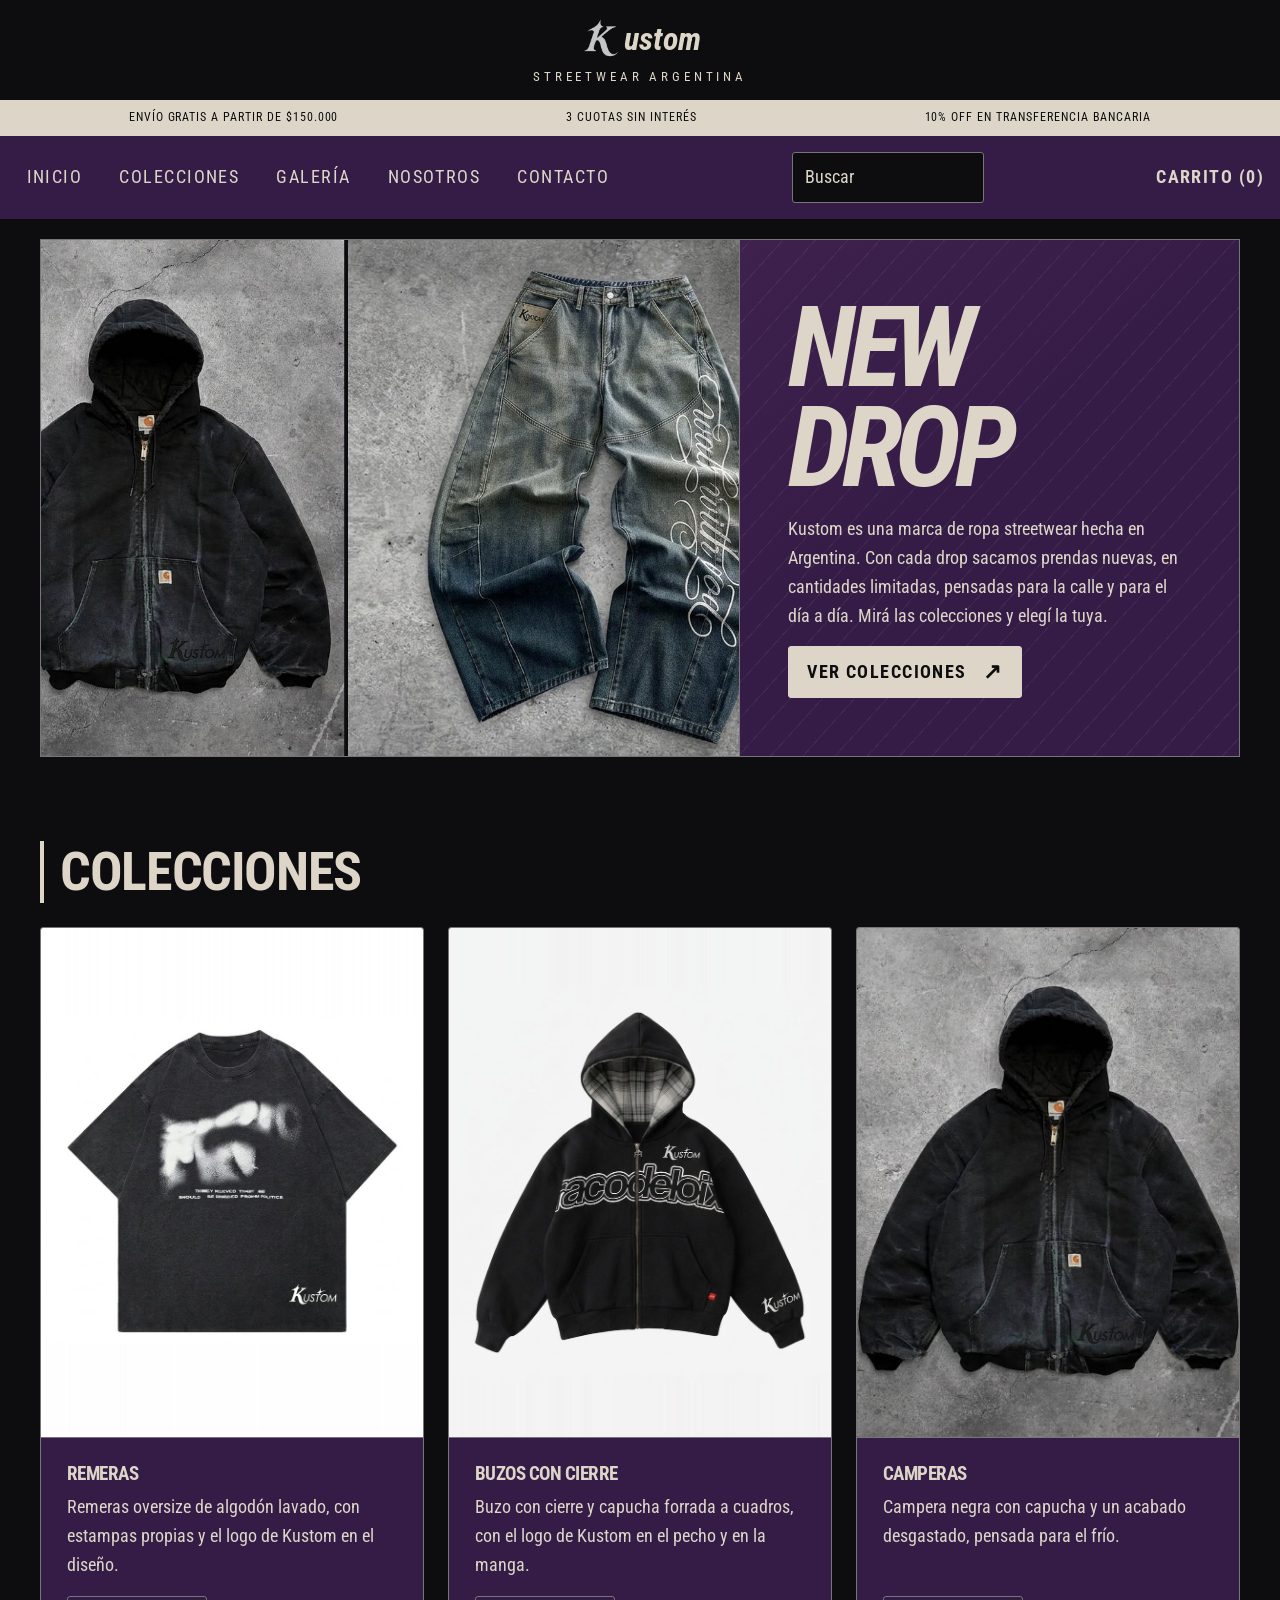
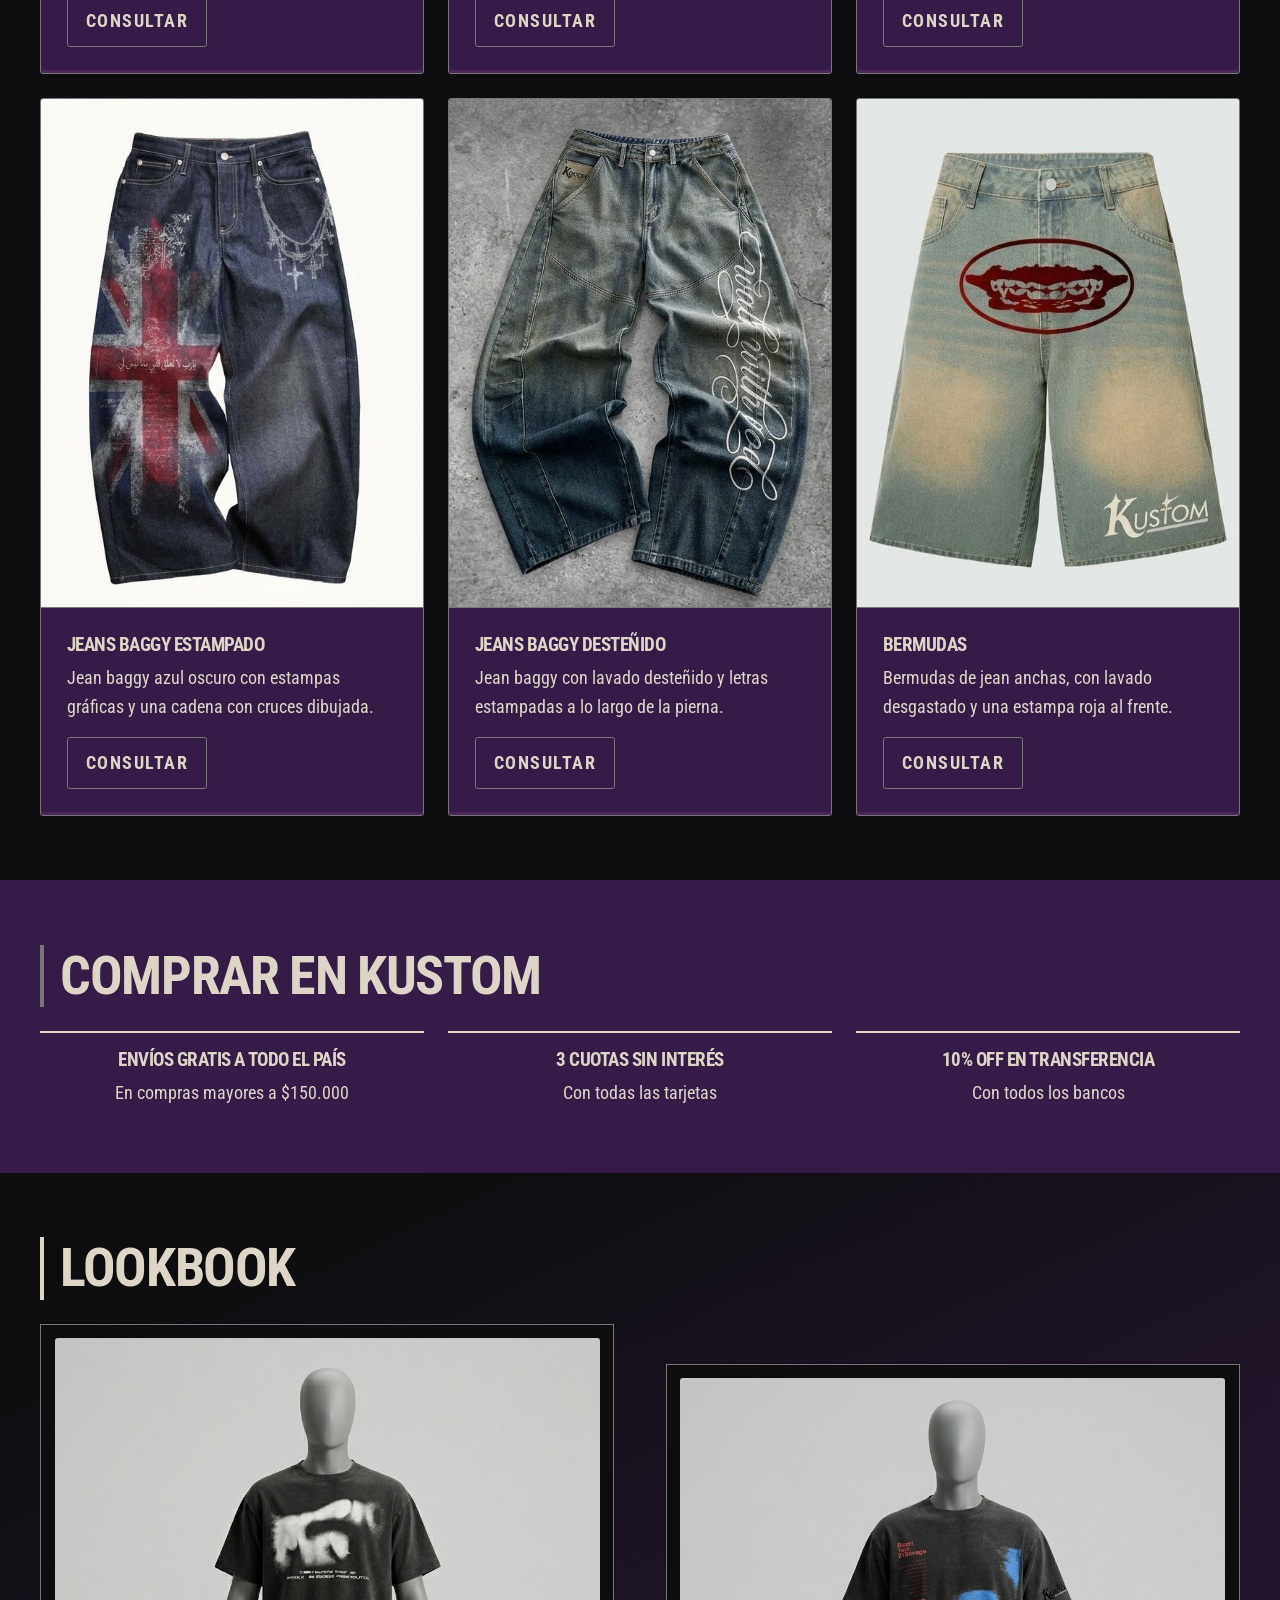
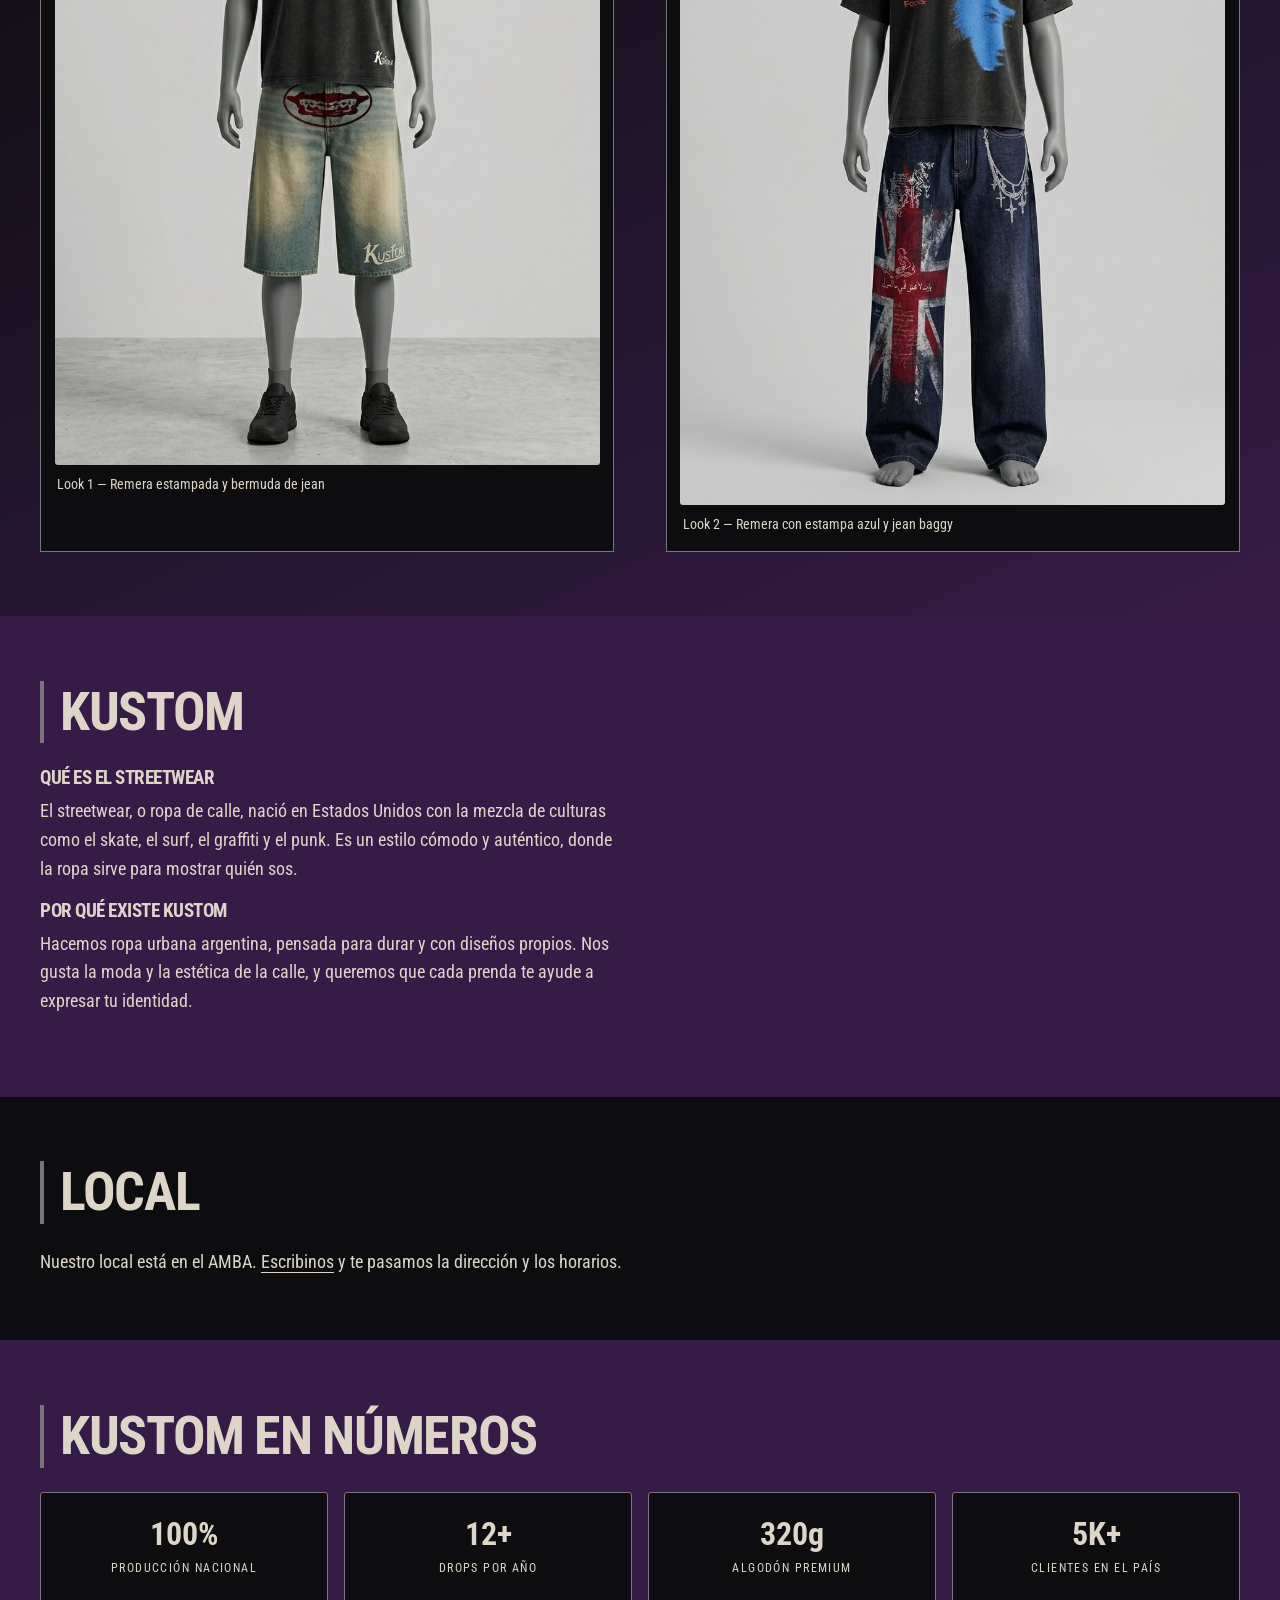
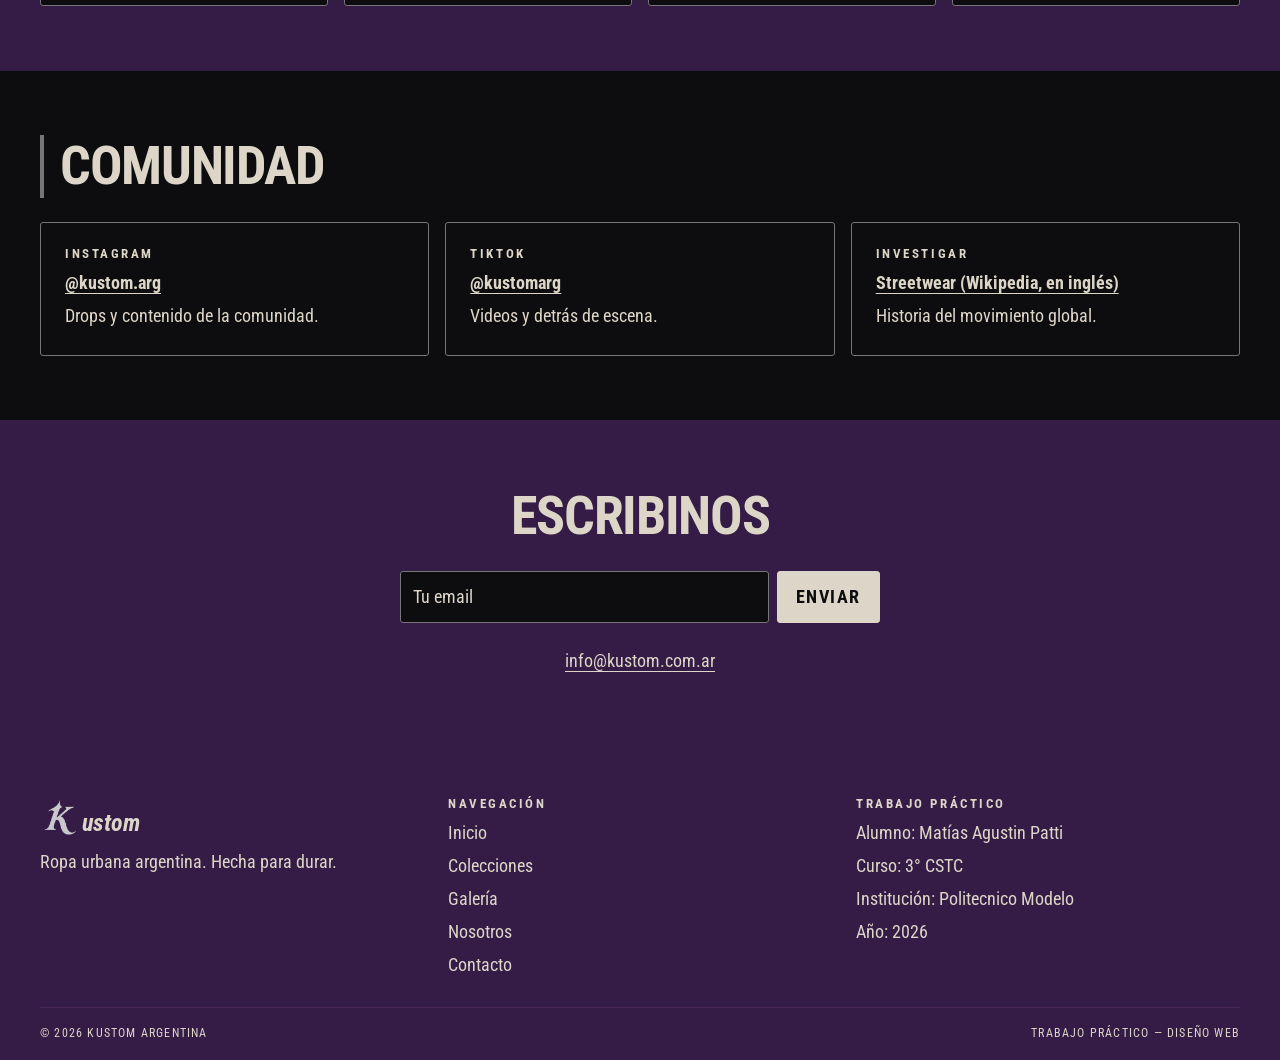
<file: index.html>
<!DOCTYPE html>
<html lang="es">
<head>
  <meta charset="UTF-8">
  <meta name="viewport" content="width=device-width, initial-scale=1.0">
  <meta name="description" content="Kustom: marca argentina de ropa streetwear. Ropa urbana hecha para durar.">
  <title>Kustom | Streetwear Argentina</title>

  <!-- Tipografía de la marca: Roboto Condensed -->
  <link rel="preconnect" href="https://fonts.googleapis.com">
  <link rel="preconnect" href="https://fonts.gstatic.com" crossorigin>
  <link href="https://fonts.googleapis.com/css2?family=Roboto+Condensed:ital,wght@0,300;0,400;0,700;1,700&display=swap" rel="stylesheet">

  <!-- Hoja de estilos -->
  <link rel="stylesheet" href="styles.css">
</head>
<body>

  <header class="encabezado">
    <div class="encabezado__marca">
      <!-- Logo: la "K" modificada (imagen) + el resto del nombre en itálica -->
      <a class="logo" href="#inicio" aria-label="Kustom, ir al inicio">
        <img class="logo__imagen" src="img/logo-kustom.png" alt="K de Kustom" width="70" height="74">
        <span class="logo__texto">ustom</span>
      </a>
      <h1 class="encabezado__titulo">Streetwear Argentina</h1>
    </div>

    <ul class="anuncios">
      <li>Envío gratis a partir de $150.000</li>
      <li>3 cuotas sin interés</li>
      <li>10% off en transferencia bancaria</li>
    </ul>

    <div class="barra">
      <nav class="menu" aria-label="Menú principal">
        <ul class="menu__lista">
          <li><a class="menu__enlace" href="#inicio">Inicio</a></li>
          <li><a class="menu__enlace" href="#colecciones">Colecciones</a></li>
          <li><a class="menu__enlace" href="#galeria">Galería</a></li>
          <li><a class="menu__enlace" href="#nosotros">Nosotros</a></li>
          <li><a class="menu__enlace" href="#contacto">Contacto</a></li>
        </ul>
      </nav>

      <form class="buscador" role="search" action="#">
        <label for="buscar" hidden>Buscar</label>
        <input class="campo" type="search" id="buscar" name="buscar" placeholder="Buscar">
      </form>

      <a class="carrito" href="#colecciones">Carrito (0)</a>
    </div>
  </header>

  <main>

    <!-- 01 - Presentación -->
    <section class="hero" id="inicio">
      <img class="hero__imagen" src="img/hero-new-drop.jpg"
           alt="Campera negra con capucha y jean baggy desteñido de Kustom sobre fondo de cemento" width="1422" height="800" fetchpriority="high">
      <div class="hero__contenido">

        <h2 class="hero__titulo">New drop</h2>
        <p>
          Kustom es una marca de ropa streetwear hecha en Argentina. Con cada drop sacamos
          prendas nuevas, en cantidades limitadas, pensadas para la calle y para el día a día.
          Mirá las colecciones y elegí la tuya.
        </p>
        <a class="boton" href="#colecciones">Ver colecciones <span class="hero__flecha" aria-hidden="true">↗</span></a>
      </div>
    </section>

    <!-- 02 - Colecciones (tarjetas) -->
    <section class="seccion" id="colecciones">

      <h2 class="seccion__titulo">Colecciones</h2>

      <div class="tarjetas">
        <article class="tarjeta">
          <div class="tarjeta__fotos">
            <img class="tarjeta__imagen" src="img/remera-1.jpg"
                 alt="Remera negra lavada con estampa blanca difuminada y el logo de Kustom abajo a la derecha" width="800" height="1067" loading="lazy">
            <img class="tarjeta__imagen tarjeta__imagen--alterna" src="img/remera-2.jpg"
                 alt="Remera negra lavada con estampa de un rostro azul, texto rojo y el logo de Kustom en la manga" width="800" height="1066" loading="lazy">
          </div>
          <div class="tarjeta__cuerpo">
            <h3 class="tarjeta__titulo">Remeras</h3>
            <p class="tarjeta__texto">Remeras oversize de algodón lavado, con estampas propias y el logo de Kustom en el diseño.</p>
            <a class="boton" href="#contacto">Consultar</a>
          </div>
        </article>

        <article class="tarjeta">
          <div class="tarjeta__fotos">
            <img class="tarjeta__imagen" src="img/buzo-zip-adelante.jpg"
                 alt="Buzo negro con cierre y capucha forrada a cuadros, con el logo de Kustom en el pecho y en la manga" width="800" height="1067" loading="lazy">
            <img class="tarjeta__imagen tarjeta__imagen--alterna" src="img/buzo-zip-atras.jpg"
                 alt="Buzo negro con cierre y capucha, visto de espalda" width="470" height="627" loading="lazy">
          </div>
          <div class="tarjeta__cuerpo">
            <h3 class="tarjeta__titulo">Buzos con cierre</h3>
            <p class="tarjeta__texto">Buzo con cierre y capucha forrada a cuadros, con el logo de Kustom en el pecho y en la manga.</p>
            <a class="boton" href="#contacto">Consultar</a>
          </div>
        </article>

        <article class="tarjeta">
          <div class="tarjeta__fotos">
            <img class="tarjeta__imagen" src="img/campera-zip.jpg"
                 alt="Campera negra con capucha y aspecto desgastado, con el logo de Kustom en el bolsillo" width="800" height="1067" loading="lazy">
          </div>
          <div class="tarjeta__cuerpo">
            <h3 class="tarjeta__titulo">Camperas</h3>
            <p class="tarjeta__texto">Campera negra con capucha y un acabado desgastado, pensada para el frío.</p>
            <a class="boton" href="#contacto">Consultar</a>
          </div>
        </article>

        <article class="tarjeta">
          <div class="tarjeta__fotos">
            <img class="tarjeta__imagen" src="img/jean-baggy-2-adelante.jpg"
                 alt="Jean baggy azul oscuro con una bandera estampada en la pierna y una cadena con cruces" width="534" height="712" loading="lazy">
            <img class="tarjeta__imagen tarjeta__imagen--alterna" src="img/jean-baggy-2-atras.jpg"
                 alt="Jean baggy azul oscuro visto de espalda, con el logo de Kustom en el bolsillo" width="528" height="704" loading="lazy">
          </div>
          <div class="tarjeta__cuerpo">
            <h3 class="tarjeta__titulo">Jeans baggy estampado</h3>
            <p class="tarjeta__texto">Jean baggy azul oscuro con estampas gráficas y una cadena con cruces dibujada.</p>
            <a class="boton" href="#contacto">Consultar</a>
          </div>
        </article>

        <article class="tarjeta">
          <div class="tarjeta__fotos">
            <img class="tarjeta__imagen" src="img/jean-baggy-1.jpg"
                 alt="Jean baggy desteñido con letras blancas estampadas a lo largo de la pierna" width="528" height="704" loading="lazy">
          </div>
          <div class="tarjeta__cuerpo">
            <h3 class="tarjeta__titulo">Jeans baggy desteñido</h3>
            <p class="tarjeta__texto">Jean baggy con lavado desteñido y letras estampadas a lo largo de la pierna.</p>
            <a class="boton" href="#contacto">Consultar</a>
          </div>
        </article>

        <article class="tarjeta">
          <div class="tarjeta__fotos">
            <img class="tarjeta__imagen" src="img/bermuda-adelante.jpg"
                 alt="Bermuda de jean desgastada con estampa roja ovalada al frente y el logo de Kustom" width="528" height="704" loading="lazy">
            <img class="tarjeta__imagen tarjeta__imagen--alterna" src="img/bermuda-atras.jpg"
                 alt="Bermuda de jean desgastada vista de espalda, con el logo de Kustom" width="528" height="704" loading="lazy">
          </div>
          <div class="tarjeta__cuerpo">
            <h3 class="tarjeta__titulo">Bermudas</h3>
            <p class="tarjeta__texto">Bermudas de jean anchas, con lavado desgastado y una estampa roja al frente.</p>
            <a class="boton" href="#contacto">Consultar</a>
          </div>
        </article>
      </div>
    </section>

    <!-- 03 - Beneficios -->
    <section class="seccion seccion--destacada" id="beneficios">

      <h2 class="seccion__titulo">Comprar en Kustom</h2>
      <ul class="beneficios__lista">
        <li class="beneficio">
          <h3>Envíos gratis a todo el país</h3>
          <p>En compras mayores a $150.000</p>
        </li>
        <li class="beneficio">
          <h3>3 cuotas sin interés</h3>
          <p>Con todas las tarjetas</p>
        </li>
        <li class="beneficio">
          <h3>10% off en transferencia</h3>
          <p>Con todos los bancos</p>
        </li>
      </ul>
    </section>

    <!-- 04 - Galería (sección con imágenes) -->
    <section class="seccion" id="galeria">

      <h2 class="seccion__titulo">Lookbook</h2>
      <div class="lookbook">
        <figure class="lookbook__foto">
          <img class="lookbook__imagen" src="img/look-1.jpg" alt="Maniquí con remera negra de estampa blanca difuminada y bermuda de jean desgastada de Kustom" width="880" height="1205" loading="lazy">
          <figcaption class="lookbook__texto">Look 1 — Remera estampada y bermuda de jean</figcaption>
        </figure>
        <figure class="lookbook__foto">
          <img class="lookbook__imagen" src="img/look-2.jpg" alt="Maniquí con remera negra de estampa azul y jean baggy con una bandera estampada de Kustom" width="896" height="1181" loading="lazy">
          <figcaption class="lookbook__texto">Look 2 — Remera con estampa azul y jean baggy</figcaption>
        </figure>
      </div>
    </section>

    <!-- 05 - Sobre nosotros (información sobre el tema) -->
    <section class="seccion seccion--destacada" id="nosotros">

      <h2 class="seccion__titulo">Kustom</h2>
      <h3>Qué es el streetwear</h3>
      <p>
        El streetwear, o ropa de calle, nació en Estados Unidos con la mezcla de culturas
        como el skate, el surf, el graffiti y el punk. Es un estilo cómodo y auténtico, donde
        la ropa sirve para mostrar quién sos.
      </p>
      <h3>Por qué existe Kustom</h3>
      <p>
        Hacemos ropa urbana argentina, pensada para durar y con diseños propios.
        Nos gusta la moda y la estética de la calle, y queremos que cada prenda
        te ayude a expresar tu identidad.
      </p>
    </section>

    <!-- 06 - Dónde encontrarnos -->
    <section class="seccion local" id="local">

      <h2 class="seccion__titulo">Local</h2>
      <p>Nuestro local está en el AMBA. <a href="#contacto">Escribinos</a> y te pasamos la dirección y los horarios.</p>
    </section>

    <!-- 07 - Datos destacados -->
    <section class="seccion seccion--destacada" id="datos">

      <h2 class="seccion__titulo">Kustom en números</h2>
      <ul class="datos__lista">
        <li class="dato"><strong class="dato__numero">100%</strong> <span class="dato__texto">Producción nacional</span></li>
        <li class="dato"><strong class="dato__numero">12+</strong> <span class="dato__texto">Drops por año</span></li>
        <li class="dato"><strong class="dato__numero">320g</strong> <span class="dato__texto">Algodón premium</span></li>
        <li class="dato"><strong class="dato__numero">5K+</strong> <span class="dato__texto">Clientes en el país</span></li>
      </ul>
    </section>

    <!-- 08 - Recursos y comunidad (enlaces externos) -->
    <section class="seccion" id="comunidad">

      <h2 class="seccion__titulo">Comunidad</h2>
      <ul class="recursos">
        <li class="recurso">
          <h3 class="recurso__titulo">Instagram</h3>
          <a class="recurso__enlace" href="https://www.instagram.com/kustom.arg" target="_blank" rel="noopener noreferrer">@kustom.arg</a>
          <p>Drops y contenido de la comunidad.</p>
        </li>
        <li class="recurso">
          <h3 class="recurso__titulo">TikTok</h3>
          <a class="recurso__enlace" href="https://www.tiktok.com/@kustomarg" target="_blank" rel="noopener noreferrer">@kustomarg</a>
          <p>Videos y detrás de escena.</p>
        </li>
        <li class="recurso">
          <h3 class="recurso__titulo">Investigar</h3>
          <a class="recurso__enlace" href="https://en.wikipedia.org/wiki/Streetwear" target="_blank" rel="noopener noreferrer" hreflang="en">Streetwear (Wikipedia, en inglés)</a>
          <p>Historia del movimiento global.</p>
        </li>
      </ul>
    </section>

    <!-- 09 - Contacto -->
    <section class="seccion seccion--destacada contacto" id="contacto">

      <h2 class="seccion__titulo">Escribinos</h2>
      <form class="contacto__formulario" action="#" method="post">
        <label for="email" hidden>Tu email</label>
        <input class="campo" type="email" id="email" name="email" placeholder="Tu email" required>
        <button class="boton" type="submit">Enviar</button>
      </form>
      <p><a href="mailto:info@kustom.com.ar">info@kustom.com.ar</a></p>
    </section>

  </main>

  <footer class="pie">
    <div class="pie__contenido">
      <div>
        <a class="logo logo--pie" href="#inicio" aria-label="Kustom, ir al inicio">
          <img class="logo__imagen" src="img/logo-kustom.png" alt="K de Kustom" width="70" height="74">
          <span class="logo__texto">ustom</span>
        </a>
        <p>Ropa urbana argentina. Hecha para durar.</p>
      </div>

      <nav aria-label="Menú del pie de página">
        <h2 class="pie__titulo">Navegación</h2>
        <ul class="pie__lista">
          <li><a href="#inicio">Inicio</a></li>
          <li><a href="#colecciones">Colecciones</a></li>
          <li><a href="#galeria">Galería</a></li>
          <li><a href="#nosotros">Nosotros</a></li>
          <li><a href="#contacto">Contacto</a></li>
        </ul>
      </nav>

      <div>
        <h2 class="pie__titulo">Trabajo práctico</h2>
        <ul class="pie__lista">
          <li>Alumno: Matías Agustin Patti </li>
          <li>Curso: 3° CSTC</li>
          <li>Institución: Politecnico Modelo</li>
          <li>Año: 2026</li>
        </ul>
      </div>
    </div>

    <div class="pie__legal">
      <p>© 2026 Kustom Argentina</p>
      <p>Trabajo práctico — Diseño Web</p>
    </div>
  </footer>

</body>
</html>
</file>
<file: styles.css>
/* ==========================================================================
   KUSTOM — styles.css
   Metodología mobile first: los estilos base son para celulares y después
   se agregan media queries (min-width) para tablets y computadoras.

   Índice
   1. Variables
   2. Base (reset, tipografía, imágenes, enlaces)
   3. Componentes reutilizables (logo, botón, campo, tarjeta)
   4. Header y menú
   5. Secciones del main
   6. Footer
   7. Media queries: tablet (768px) y computadora (1024px)
   ========================================================================== */


/* 1. VARIABLES ============================================================ */
:root {
  /* Colores de la marca */
  --color-negro: #0d0d0f;
  --color-violeta-oscuro: #351c46;
  --color-violeta: #4a2857;
  --color-gris: #77747a;
  --color-beige: #ddd6c8;

  /* Colores según su función */
  --color-fondo: var(--color-negro);
  --color-texto: var(--color-beige);
  --color-texto-suave: var(--color-beige);
  --color-principal: var(--color-violeta);
  --color-secundario: var(--color-violeta-oscuro);
  --color-borde: var(--color-gris);

  /* Tipografía */
  --fuente-base: "Roboto Condensed", "Arial Narrow", Arial, sans-serif;

  /* Espaciados */
  --espacio-xs: 0.5rem;
  --espacio-s: 1rem;
  --espacio-m: 1.5rem;
  --espacio-l: 2.5rem;
  --espacio-xl: 4rem;

  /* Otros */
  --ancho-maximo: 1200px;
  --radio: 3px;
  --transicion: 0.25s ease;
}


/* 2. BASE ================================================================= */
*,
*::before,
*::after {
  box-sizing: border-box;
}

html {
  scroll-behavior: smooth;
}

body {
  margin: 0;
  background-color: var(--color-fondo);
  color: var(--color-texto);
  font-family: var(--fuente-base);
  font-weight: 400;
  font-size: 1.0625rem;
  line-height: 1.6;
}

ul {
  margin: 0;
  padding: 0;
  list-style: none;
}

/* Imágenes adaptables: nunca se salen de su contenedor */
img {
  display: block;
  max-width: 100%;
  height: auto;
}

/* Títulos */
h1,
h2,
h3 {
  margin: 0 0 var(--espacio-xs);
  font-weight: 700;
  line-height: 1.15;
  text-transform: uppercase;
  letter-spacing: -0.025em;
}

h2 {
  font-size: clamp(2rem, 5vw, 3.4rem);
}

h3 {
  font-size: 1.2rem;
}

/* Párrafos */
p {
  max-width: 65ch;
  margin: 0 0 var(--espacio-s);
}

/* Enlaces */
a {
  color: inherit;
  text-underline-offset: 0.2em;
  transition: color var(--transicion), text-decoration-color var(--transicion);
}

a:hover {
  color: var(--color-beige);
  text-decoration-thickness: 2px;
}

:focus-visible {
  outline: 3px solid var(--color-beige);
  outline-offset: 3px;
}


/* 3. COMPONENTES REUTILIZABLES ============================================ */

/* Logo: la "K" es una imagen y el resto del nombre va en itálica */
.logo {
  display: inline-flex;
  align-items: flex-end;
  color: inherit;
  text-decoration: none;
}

.logo__imagen {
  width: 3.5rem;
}

.logo__texto {
  margin-left: 2px;
  font-size: 2rem;
  font-weight: 700;
  font-style: italic;
  line-height: 1.3;
}

/* Botón (sirve para <a> y <button>) */
.boton {
  display: inline-block;
  padding: 0.65rem 1.15rem;
  background-color: var(--color-beige);
  color: var(--color-negro);
  border: 1px solid var(--color-beige);
  border-radius: var(--radio);
  font: inherit;
  font-weight: 700;
  letter-spacing: 0.08em;
  text-align: center;
  text-decoration: none;
  text-transform: uppercase;
  cursor: pointer;
  transition: background-color var(--transicion), color var(--transicion),
    transform var(--transicion);
}

.boton:hover,
.boton:focus-visible {
  background-color: var(--color-principal);
  color: var(--color-beige);
  transform: translateY(-2px);
}

/* Campo de formulario (buscador y email) */
.campo {
  width: 100%;
  padding: 0.65rem 0.75rem;
  background-color: var(--color-fondo);
  color: var(--color-texto);
  border: 1px solid var(--color-borde);
  border-radius: var(--radio);
  font: inherit;
}

.campo::placeholder {
  color: var(--color-texto-suave);
}

.campo:focus {
  border-color: var(--color-beige);
}

/* Tarjeta: imagen + título + descripción + botón */
.tarjetas {
  display: grid;
  gap: var(--espacio-m);
}

.tarjeta {
  display: flex;
  flex-direction: column;
  overflow: hidden;
  background-color: var(--color-secundario);
  border: 1px solid var(--color-gris);
  border-radius: var(--radio);
  transition: transform var(--transicion), border-color var(--transicion);
}

.tarjeta:hover {
  transform: translateY(-4px);
  border-color: var(--color-beige);
}

.tarjeta__fotos {
  position: relative;
  aspect-ratio: 3 / 4;
  background-color: var(--color-gris);
}

.tarjeta__imagen {
  width: 100%;
  height: 100%;
  object-fit: cover;
}

/* Segunda foto (espalda u otro modelo): aparece al pasar el mouse */
.tarjeta__imagen--alterna {
  position: absolute;
  inset: 0;
  opacity: 0;
  transition: opacity var(--transicion);
}

.tarjeta:hover .tarjeta__imagen--alterna,
.tarjeta:focus-within .tarjeta__imagen--alterna {
  opacity: 1;
}

.tarjeta__cuerpo {
  display: flex;
  flex: 1;
  flex-direction: column;
  align-items: flex-start;
  padding: clamp(1rem, 2vw, 1.6rem);
}

.tarjeta__texto {
  flex: 1;
  color: var(--color-texto-suave);
}


/* 4. HEADER Y MENÚ ======================================================== */
.encabezado {
  background-color: var(--color-negro);
  color: var(--color-beige);
  text-align: center;
}

.encabezado__marca {
  padding: var(--espacio-s) var(--espacio-s) 0;
}

.encabezado__marca .logo__imagen {
  width: 2.65rem;
  filter: invert(1);
}

.encabezado__titulo {
  margin: 0;
  padding-bottom: var(--espacio-s);
  font-size: 0.8rem;
  font-weight: 400;
  letter-spacing: 0.3em;
  color: var(--color-beige);
}

.encabezado :focus-visible {
  outline-color: var(--color-beige);
}

/* Barra de anuncios */
.anuncios {
  display: flex;
  flex-direction: column;
  align-items: center;
  gap: 0.15rem;
  padding: var(--espacio-xs) var(--espacio-s);
  background-color: var(--color-beige);
  color: var(--color-negro);
  font-size: 0.75rem;
  letter-spacing: 0.08em;
  text-transform: uppercase;
}

/* Barra con menú, buscador y carrito */
.barra {
  display: flex;
  flex-direction: column;
  gap: var(--espacio-s);
  padding: var(--espacio-s);
  background-color: var(--color-secundario);
  color: var(--color-beige);
}

.barra :focus-visible {
  outline-color: var(--color-beige);
}

/* Menú: en celulares es una grilla de 2 columnas */
.menu__lista {
  display: grid;
  grid-template-columns: repeat(2, minmax(0, 1fr));
  gap: var(--espacio-xs);
}

.menu__lista li:last-child:nth-child(odd) {
  grid-column: 1 / -1;
}

.menu__enlace {
  display: block;
  padding: 0.6rem;
  border: 1px solid var(--color-principal);
  border-radius: var(--radio);
  letter-spacing: 0.08em;
  text-align: center;
  text-decoration: none;
  text-transform: uppercase;
  transition: background-color var(--transicion), color var(--transicion);
}

.menu__enlace:hover,
.menu__enlace:focus-visible {
  background-color: var(--color-beige);
  color: var(--color-negro);
}

.carrito {
  font-weight: 700;
  letter-spacing: 0.08em;
  text-align: center;
  text-decoration: none;
  text-transform: uppercase;
}

.carrito:hover {
  text-decoration: underline;
}


/* 5. SECCIONES DEL MAIN =================================================== */

/* Sección general: el fondo ocupa todo el ancho, el contenido queda centrado */
.seccion {
  padding: var(--espacio-l)
    max(var(--espacio-s), calc((100% - var(--ancho-maximo)) / 2));
  border-bottom: 1px solid var(--color-secundario);
}

.seccion--destacada {
  background-color: var(--color-secundario);
}

.seccion__titulo {
  margin-bottom: var(--espacio-m);
  padding-left: var(--espacio-s);
  border-left: 4px solid var(--color-gris);
}

/* 01 - Hero */
.hero {
  display: grid;
  margin-inline: auto;
  max-width: var(--ancho-maximo);
  background: linear-gradient(140deg, var(--color-violeta), var(--color-violeta-oscuro));
  border-bottom: 1px solid var(--color-gris);
}

.hero__imagen {
  width: 100%;
  aspect-ratio: 16 / 9;
  object-fit: cover;
}

.hero__contenido {
  align-self: center;
  padding: clamp(1.25rem, 4vw, 3rem);
}

.hero__titulo {
  margin-bottom: var(--espacio-s);
  font-size: clamp(2.9rem, 7.5vw, 6rem);
  line-height: 0.9;
  letter-spacing: -0.045em;
}

/* 03 - Beneficios */
.beneficios__lista {
  display: grid;
  gap: var(--espacio-m);
  text-align: center;
}

.beneficio {
  padding-top: var(--espacio-s);
  border-top: 2px solid var(--color-beige);
}

.beneficio p {
  margin: 0 auto;
  color: var(--color-texto-suave);
}

/* 04 - Galería */
.lookbook {
  display: grid;
  grid-template-columns: repeat(auto-fit, minmax(min(100%, 16rem), 1fr));
  gap: var(--espacio-s);
}

.lookbook__foto {
  margin: 0;
}

.lookbook__imagen {
  width: 100%;
  aspect-ratio: 3 / 4;
  object-fit: cover;
  border-radius: var(--radio);
}

.lookbook__texto {
  padding-top: 0.25rem;
  font-size: 0.85rem;
  color: var(--color-texto-suave);
}

/* 06 - Local */
.local p { margin-bottom: 0; }

/* 07 - Datos destacados */
.datos__lista {
  display: grid;
  grid-template-columns: repeat(2, minmax(0, 1fr));
  gap: var(--espacio-s);
}

.dato {
  padding: var(--espacio-m) var(--espacio-s);
  background-color: var(--color-fondo);
  border: 1px solid var(--color-borde);
  border-radius: var(--radio);
  text-align: center;
}

.dato__numero {
  display: block;
  font-size: 2rem;
  font-weight: 700;
  line-height: 1.1;
}

.dato__texto {
  font-size: 0.75rem;
  letter-spacing: 0.12em;
  text-transform: uppercase;
  color: var(--color-texto-suave);
}

/* 08 - Recursos y comunidad */
.recursos {
  display: grid;
  gap: var(--espacio-s);
}

.recurso {
  padding: var(--espacio-m);
  border: 1px solid var(--color-borde);
  border-radius: var(--radio);
}

.recurso__titulo {
  font-size: 0.8rem;
  letter-spacing: 0.2em;
  color: var(--color-texto-suave);
}

.recurso__enlace {
  font-size: 1.1rem;
  font-weight: 700;
}

.recurso p {
  margin: 0.25rem 0 0;
  color: var(--color-texto-suave);
}

/* 09 - Contacto */
.contacto {
  text-align: center;
}

.contacto__formulario {
  display: flex;
  flex-direction: column;
  gap: var(--espacio-xs);
  max-width: 30rem;
  margin: 0 auto var(--espacio-m);
}

.contacto .seccion__titulo {
  padding-left: 0;
  border-left: none;
}

.contacto p {
  margin-inline: auto;
}


/* 6. FOOTER =============================================================== */
.pie {
  padding: var(--espacio-l) var(--espacio-s) var(--espacio-s);
  background-color: var(--color-secundario);
}

.pie__contenido {
  display: grid;
  gap: var(--espacio-m);
  max-width: var(--ancho-maximo);
  margin: 0 auto;
}

.logo--pie .logo__imagen {
  width: 2.5rem;
  filter: invert(1); /* la K oscura pasa a clara sobre el fondo violeta */
}

.logo--pie .logo__texto {
  font-size: 1.5rem;
}

.pie__titulo {
  font-size: 0.8rem;
  letter-spacing: 0.2em;
  color: var(--color-texto-suave);
}

.pie__lista li {
  margin-bottom: 0.25rem;
}

.pie__lista a {
  text-decoration: none;
}

.pie__lista a:hover {
  text-decoration: underline;
}

.pie__legal p {
  margin: 0;
}

.pie__legal {
  max-width: var(--ancho-maximo);
  margin: var(--espacio-m) auto 0;
  padding-top: var(--espacio-s);
  border-top: 1px solid var(--color-principal);
  font-size: 0.75rem;
  letter-spacing: 0.1em;
  text-transform: uppercase;
  color: var(--color-texto-suave);
}


/* 7. MEDIA QUERIES ======================================================== */

/* Tablet: desde 768px */
@media (min-width: 768px) {
  .anuncios {
    flex-direction: row;
    justify-content: space-around;
  }

  /* El menú pasa a ser horizontal */
  .barra {
    flex-direction: row;
    flex-wrap: wrap;
    align-items: center;
    justify-content: space-between;
  }

  .menu__lista {
    display: flex;
    flex-wrap: wrap;
    gap: var(--espacio-xs) var(--espacio-s);
  }

  .menu__enlace {
    padding: 0.4rem 0.6rem;
    border-color: transparent;
  }

  .buscador {
    width: 12rem;
  }

  .hero {
    grid-template-columns: minmax(0, 1.4fr) minmax(0, 1fr);
    overflow: hidden;
  }

  .hero__imagen {
    height: 100%;
    min-height: 23rem;
  }

  .tarjetas {
    grid-template-columns: repeat(2, minmax(0, 1fr));
  }

  .beneficios__lista {
    grid-template-columns: repeat(3, minmax(0, 1fr));
  }

  .datos__lista {
    grid-template-columns: repeat(4, 1fr);
  }

  .recursos {
    grid-template-columns: repeat(3, minmax(0, 1fr));
  }

  .contacto__formulario {
    flex-direction: row;
  }

  .pie__contenido {
    grid-template-columns: repeat(3, minmax(0, 1fr));
  }

  .pie__legal {
    display: flex;
    justify-content: space-between;
  }
}

/* Computadora: desde 1024px */
@media (min-width: 1024px) {
  body {
    font-size: 1.125rem;
  }

  .seccion {
    padding-block: var(--espacio-xl);
  }

  .tarjetas {
    grid-template-columns: repeat(3, minmax(0, 1fr));
  }

  .lookbook {
    max-width: 55rem;
    gap: var(--espacio-m);
  }

  .lookbook__foto:nth-child(even) {
    margin-top: var(--espacio-l);
  }
}

/* Accesibilidad: si la persona pidió menos movimiento, se quitan las animaciones */
@media (prefers-reduced-motion: reduce) {
  html {
    scroll-behavior: auto;
  }

  *,
  *::before,
  *::after {
    transition-duration: 0.01ms !important;
  }

  .tarjeta:hover,
  .boton:hover,
  .boton:focus-visible {
    transform: none;
  }
}

/* Portada y detalles de la colección */
.hero {
  position: relative;
  isolation: isolate;
  background:
    repeating-linear-gradient(132deg, transparent 0 23px,
      color-mix(in srgb, var(--color-beige) 7%, transparent) 23px 24px),
    linear-gradient(145deg, var(--color-violeta), var(--color-violeta-oscuro) 65%);
}

.hero__imagen {
  border-bottom: 1px solid var(--color-gris);
}

.hero__contenido {
  padding-block: clamp(2rem, 4.5vw, 4rem);
}

.hero__titulo {
  max-width: 7ch;
  font-size: clamp(3.65rem, 9vw, 7rem);
  font-style: italic;
  letter-spacing: -0.06em;
}

.hero__contenido .boton {
  display: inline-flex;
  align-items: center;
  gap: 1rem;
}

.hero__flecha {
  font-size: 1.2em;
  line-height: 1;
}

#colecciones .seccion__titulo,
#galeria .seccion__titulo {
  border-left-color: var(--color-beige);
}

.tarjeta {
  box-shadow: inset 0 -3px var(--color-violeta);
}

.tarjeta__fotos {
  overflow: hidden;
  border-bottom: 1px solid var(--color-gris);
}

.tarjeta__imagen {
  transition: opacity var(--transicion), scale var(--transicion);
}

.tarjeta__cuerpo .boton {
  border-color: var(--color-gris);
  background: transparent;
  color: var(--color-beige);
}

.tarjeta__cuerpo .boton:hover,
.tarjeta__cuerpo .boton:focus-visible {
  border-color: var(--color-beige);
  background: var(--color-beige);
  color: var(--color-negro);
}

#galeria {
  background: linear-gradient(155deg, var(--color-negro) 12%, var(--color-violeta-oscuro));
}

.lookbook {
  max-width: none;
}

.lookbook__foto {
  padding: clamp(0.5rem, 1.2vw, 0.85rem);
  background: var(--color-negro);
  border: 1px solid var(--color-gris);
}

.lookbook__texto {
  padding: 0.65rem 0.15rem 0.2rem;
  line-height: 1.35;
}

@media (hover: hover) and (prefers-reduced-motion: no-preference) {
  .tarjeta:hover .tarjeta__imagen { scale: 1.035; }
}

@media (min-width: 768px) {
  .hero {
    width: calc(100% - 2rem);
    margin-block: 1.25rem;
    border: 1px solid var(--color-gris);
  }

  .hero__imagen {
    border-right: 1px solid var(--color-gris);
    border-bottom: 0;
  }

  .lookbook {
    grid-template-columns: repeat(2, minmax(0, 1fr));
    gap: clamp(1rem, 4vw, 4rem);
  }
}
</file>
